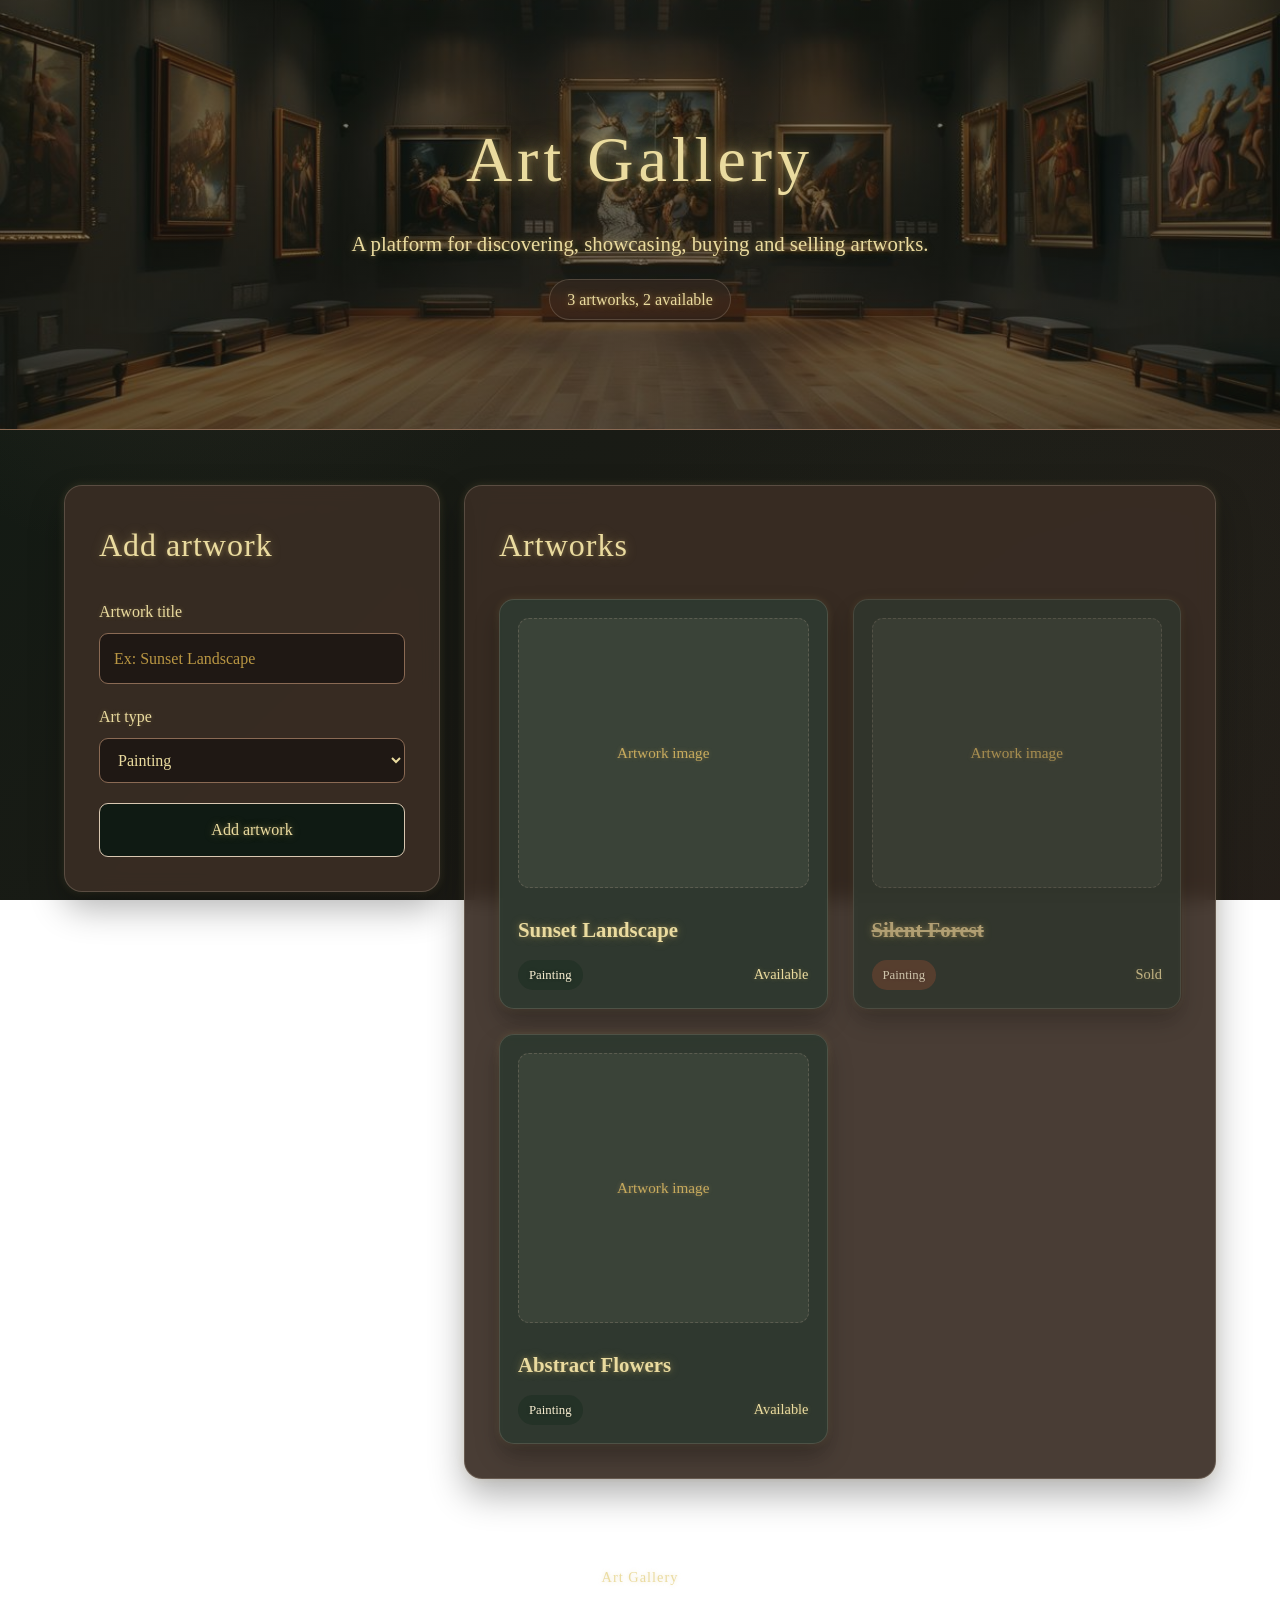
<file: mockup/index.html>
<!DOCTYPE html>
<html lang="en">

<head>
    <meta charset="UTF-8" />
    <meta name="viewport" content="width=device-width, initial-scale=1" />
    <title>Art Gallery</title>
    <link rel="stylesheet" href="style.css" />
</head>

<body>

    <header class="app-header">

        <div class="header-content">

            <h1>Art Gallery</h1>

            <p class="subtitle">
                A platform for discovering, showcasing, buying and selling artworks.
            </p>

            <p class="app-count">
                3 artworks, 2 available
            </p>

        </div>

    </header>


    <main class="container">

        <!-- ARTWORKS -->
        <section class="panel artworks-panel">

            <h2>Artworks</h2>

            <!-- When the list is empty:
            <p class="empty">No artworks available.</p>
            -->

            <ul class="item-list">

                <!-- Artwork 1 -->
                <li class="item-card">

                    <div class="artwork-image">
                        Artwork image
                    </div>

                    <div class="artwork-info">

                        <h3>Sunset Landscape</h3>

                        <div class="artwork-details">

                            <span class="badge badge-painting">
                                Painting
                            </span>

                            <span class="status">
                                Available
                            </span>

                        </div>

                    </div>

                </li>


                <!-- Artwork 2 -->
                <li class="item-card done">

                    <div class="artwork-image">
                        Artwork image
                    </div>

                    <div class="artwork-info">

                        <h3>Silent Forest</h3>

                        <div class="artwork-details">

                            <span class="badge badge-digital">
                                Painting
                            </span>

                            <span class="status">
                                Sold
                            </span>

                        </div>

                    </div>

                </li>


                <!-- Artwork 3 -->
                <li class="item-card">

                    <div class="artwork-image">
                        Artwork image
                    </div>

                    <div class="artwork-info">

                        <h3>Abstract Flowers</h3>

                        <div class="artwork-details">

                            <span class="badge badge-painting">
                                Painting
                            </span>

                            <span class="status">
                                Available
                            </span>

                        </div>

                    </div>

                </li>

            </ul>

        </section>


        <!-- ADD ARTWORK -->
        <section class="panel add-panel">

            <h2>Add artwork</h2>

            <form class="item-form">

                <label>
                    Artwork title

                    <input
                        type="text"
                        name="title"
                        placeholder="Ex: Sunset Landscape"
                    />
                </label>


                <label>
                    Art type

                    <select name="art-type">

                        <option value="Painting">
                            Painting
                        </option>

                        <option value="Illustration">
                            Illustration
                        </option>

                        <option value="Digital Art">
                            Digital Art
                        </option>

                    </select>

                </label>


                <button type="submit">
                    Add artwork
                </button>

            </form>

        </section>

    </main>


    <footer class="app-footer">
        Art Gallery
    </footer>
    <script src="artworks.js"></script>
</body>

</html>
</file>
<file: mockup/style.css>
/* Setari generale */
* {
    box-sizing: border-box;
}

/* Culorile site-ului */
:root {
    --dark-green: #0f1a13;
    --dark-green-soft: #1d2a21;
    --olive-brown: #2f3b31;

    --brown-dark: #3a2d24;
    --brown-medium: #6f503d;
    --brown-soft: #8a6a54;

    --beige-light: #f1e7d8;
    --beige-soft: #d9c7b1;
    --beige-muted: #bba892;

    --gold: #d4b96f;
    --gold-light: #eadb9f;
    --gold-soft: #c8ab5d;
    --gold-muted: #b99643;

    --bg: #0f1a13;
    --bg-secondary: #241c17;

    --panel-bg: rgba(58, 45, 36, 0.92);
    --item-bg: rgba(46, 59, 50, 0.86);
    --item-hover-bg: rgba(65, 80, 68, 0.90);
    --card: #241d18;
    --image-bg: rgba(241, 231, 216, 0.06);
    --input-bg: rgba(30, 24, 20, 0.95);
    --count-bg: rgba(58, 45, 36, 0.42);

    --text: #eadb9f;
    --muted: #d4c08b;
    --header-text: #f4e7b5;

    --accent: #d4b96f;
    --accent-dark: #8a6a54;
    --accent-soft: #eadb9f;

    --border: #8a6a54;
    --border-soft: rgba(217, 199, 177, 0.22);
    --item-border: rgba(217, 199, 177, 0.18);
    --image-border-soft: rgba(217, 199, 177, 0.20);

    --painting: #243227;
    --illustration: #8a6a54;
    --digital: #5f4332;

    --button-text: #f4e7b5;
    --badge-text: #f7edd0;

    --shadow: rgba(0, 0, 0, 0.30);
    --shadow-strong: rgba(0, 0, 0, 0.48);
    --badge-shadow: rgba(0, 0, 0, 0.18);

    --glow: rgba(212, 185, 111, 0.16);
    --glow-strong: rgba(212, 185, 111, 0.30);
    --text-glow: rgba(212, 185, 111, 0.35);
    --text-glow-strong: rgba(212, 185, 111, 0.55);

    --header-overlay: rgba(15, 26, 19, 0.52);

    --page-glow-left: rgba(138, 106, 84, 0.14);
    --page-glow-right: rgba(36, 50, 39, 0.22);
    --transparent: transparent;

    --page-background:
        radial-gradient(
            circle at 15% 20%,
            var(--page-glow-left),
            var(--transparent) 30%
        ),
        radial-gradient(
            circle at 85% 75%,
            var(--page-glow-right),
            var(--transparent) 40%
        ),
        linear-gradient(
            135deg,
            var(--bg),
            var(--bg-secondary)
        );
}

/* Pagina */
body {
    margin: 0;
    min-height: 100vh;

    font-family: Georgia, "Times New Roman", serif;

    background: var(--page-background);
    background-attachment: fixed;

    color: var(--text);
    line-height: 1.6;
}

/* Header */
.app-header {
    min-height: 430px;

    display: flex;
    justify-content: center;
    align-items: center;

    padding: 50px 20px;
    text-align: center;
    color: var(--header-text);

    background-image:
        linear-gradient(
            var(--header-overlay),
            var(--header-overlay)
        ),
        url("background.jpg");

    background-position: center;
    background-size: cover;
    background-repeat: no-repeat;

    border-bottom: 1px solid var(--border);
}

/* Continutul din header */
.header-content {
    max-width: 850px;
    padding: 30px;
}

/* Titlul principal */
.app-header h1 {
    margin: 0 0 16px;

    font-size: 4rem;
    font-weight: 500;
    letter-spacing: 5px;

    color: var(--gold-light);

    text-shadow:
        0 0 6px var(--text-glow),
        0 0 14px var(--text-glow),
        0 0 28px var(--text-glow-strong);
}

/* Subtitlul */
.app-header .subtitle {
    max-width: 750px;
    margin: 0 auto 18px;

    font-size: 1.3rem;
    color: var(--gold-light);

    text-shadow:
        0 0 4px var(--text-glow),
        0 0 10px var(--text-glow);
}

/* Numarul de artworks */
.app-count {
    display: inline-block;

    margin: 0;
    padding: 7px 17px;

    border: 1px solid var(--border-soft);
    border-radius: 999px;

    color: var(--gold-light);
    background: var(--count-bg);

    text-shadow:
        0 0 4px var(--text-glow),
        0 0 8px var(--text-glow);

    backdrop-filter: blur(5px);
    -webkit-backdrop-filter: blur(5px);
}

/* Main layout */
.container {
    max-width: 1200px;
    margin: 55px auto;
    padding: 0 24px;

    display: grid;
    grid-template-columns: minmax(0, 1fr) minmax(0, 2fr);
    gap: 24px;

    align-items: start;
}

/* Panouri */
.panel {
    width: 100%;
    min-width: 0;
    padding: 34px;

    background: var(--panel-bg);

    border: 1px solid var(--border-soft);
    border-radius: 18px;

    backdrop-filter: blur(10px);
    -webkit-backdrop-filter: blur(10px);

    box-shadow:
        0 16px 35px var(--shadow),
        0 0 10px var(--glow);
}

/* Titlurile sectiunilor */
.panel h2 {
    margin: 0 0 28px;

    font-size: 2rem;
    font-weight: 500;
    letter-spacing: 1px;

    color: var(--gold-light);

    text-shadow:
        0 0 4px var(--text-glow),
        0 0 12px var(--text-glow);
}

/* Artworks panel */
.artworks-panel {
    width: 100%;
    min-width: 0;

    grid-column: 2;
    grid-row: 1;
}

/* Lista de artworks */
.item-list {
    list-style: none;

    margin: 0;
    padding: 0;

    display: grid;
    grid-template-columns: repeat(2, minmax(0, 1fr));
    gap: 25px;
}

/* Card artwork */
.item-card {
    display: flex;
    flex-direction: column;

    min-width: 0;
    min-height: 410px;
    padding: 18px;

    border: 1px solid var(--item-border);
    border-radius: 15px;

    background: var(--item-bg);

    backdrop-filter: blur(5px);
    -webkit-backdrop-filter: blur(5px);

    box-shadow:
        0 12px 24px var(--shadow),
        0 0 8px var(--glow);

    transition:
        transform 0.25s ease,
        box-shadow 0.25s ease,
        background 0.25s ease,
        border-color 0.25s ease;
}

/* Locul pentru imagine */
.artwork-image {
    width: 100%;
    height: 270px;

    display: flex;
    justify-content: center;
    align-items: center;

    margin-bottom: 19px;

    border: 1px dashed var(--image-border-soft);
    border-radius: 11px;

    background: var(--image-bg);
    color: var(--gold-soft);

    font-size: 0.95rem;

    text-shadow:
        0 0 4px var(--text-glow);
}

/* Imagine reala */
.artwork-image img {
    width: 100%;
    height: 100%;

    display: block;
    object-fit: contain;

    border-radius: 10px;
}

/* Informatiile despre artwork */
.artwork-info {
    margin-top: auto;
}

.artwork-info h3 {
    margin: 0 0 13px;

    font-size: 1.3rem;
    font-weight: 600;

    color: var(--gold-light);

    text-shadow:
        0 0 4px var(--text-glow),
        0 0 10px var(--text-glow);
}

/* Badge si status */
.artwork-details {
    display: flex;
    justify-content: space-between;
    align-items: center;
    flex-wrap: wrap;

    gap: 10px;
}

/* Status */
.status {
    color: var(--gold-light);
    font-size: 0.9rem;

    text-shadow:
        0 0 4px var(--text-glow);
}

/* Badge-uri */
.badge {
    display: inline-block;

    padding: 5px 11px;
    border-radius: 999px;

    font-size: 0.8rem;
    color: var(--badge-text);

    text-shadow:
        0 0 4px var(--badge-shadow);
}

.badge-painting {
    background: var(--painting);
}

.badge-illustration {
    background: var(--illustration);
}

.badge-digital {
    background: var(--digital);
}

/* Artwork vandut */
.item-card.done {
    opacity: 0.78;
}

.item-card.done h3 {
    text-decoration: line-through;
    color: var(--muted);
}

/* Hover pe card */
.item-card:hover {
    transform: translateY(-7px);

    border-color: var(--beige-soft);
    background: var(--item-hover-bg);

    box-shadow:
        0 20px 36px var(--shadow-strong),
        0 0 14px var(--glow),
        0 0 24px var(--glow-strong);
}

/* Add artwork panel */
.add-panel {
    width: 100%;
    min-width: 0;

    grid-column: 1;
    grid-row: 1;
}

/* Formular */
.item-form {
    display: flex;
    flex-direction: column;
    gap: 20px;
}

/* Label */
.item-form label {
    display: flex;
    flex-direction: column;
    gap: 8px;

    font-weight: 500;
    color: var(--gold-light);

    text-shadow:
        0 0 4px var(--text-glow);
}

/* Input si select */
.item-form input,
.item-form select {
    width: 100%;
    min-width: 0;

    padding: 12px 14px;

    border: 1px solid var(--border);
    border-radius: 9px;

    background: var(--input-bg);
    color: var(--gold-light);

    font: inherit;

    transition:
        border-color 0.2s ease,
        box-shadow 0.2s ease;
}

.item-form input::placeholder {
    color: var(--gold-muted);
}

/* Focus pe input */
.item-form input:focus,
.item-form select:focus {
    border-color: var(--gold-light);

    box-shadow:
        0 0 8px var(--glow),
        0 0 14px var(--glow);
}

/* Buton */
.item-form button {
    padding: 13px 16px;

    border: 1px solid var(--beige-soft);
    border-radius: 9px;

    background: var(--dark-green);
    color: var(--gold-light);

    font: inherit;

    text-shadow:
        0 0 4px var(--text-glow),
        0 0 10px var(--text-glow);

    cursor: pointer;

    transition:
        background 0.2s ease,
        transform 0.2s ease,
        box-shadow 0.2s ease;
}

/* Hover buton */
.item-form button:hover {
    background: var(--dark-green-soft);
    transform: translateY(-2px);

    box-shadow:
        0 8px 18px var(--shadow),
        0 0 12px var(--glow);
}

/* Lista goala */
.empty {
    margin: 0;
    padding: 20px;

    text-align: center;

    border: 1px dashed var(--border);
    border-radius: 10px;

    color: var(--gold-light);

    text-shadow:
        0 0 4px var(--text-glow);
}

/* Footer */
.app-footer {
    padding: 32px 20px;

    text-align: center;

    color: var(--gold-light);

    font-size: 0.9rem;
    letter-spacing: 1px;

    text-shadow:
        0 0 4px var(--text-glow);
}

/* Focus cu Tab */
:focus-visible {
    outline: 2px solid var(--beige-soft);
    outline-offset: 3px;
}

/* Responsive design */
@media (max-width: 900px) {
    .item-list {
        grid-template-columns: 1fr;
    }
}

@media (max-width: 700px) {
    .container {
        margin: 30px auto;
        padding: 0 16px;

        grid-template-columns: 1fr;
    }

    .add-panel {
        grid-column: 1;
        grid-row: 1;
    }

    .artworks-panel {
        grid-column: 1;
        grid-row: 2;
    }

    .panel {
        padding: 24px;
    }

    .app-header {
        min-height: 340px;
    }

    .header-content {
        padding: 15px;
    }

    .app-header h1 {
        font-size: 2.7rem;
        letter-spacing: 3px;
    }

    .app-header .subtitle {
        font-size: 1.05rem;
    }

    .item-list {
        grid-template-columns: 1fr;
    }

    .artwork-image {
        height: 240px;
    }
}

/* Dark mode */
@media (prefers-color-scheme: dark) {
    :root {
        --bg: #0c1510;
        --bg-secondary: #1f1814;

        --panel-bg: rgba(52, 40, 32, 0.95);
        --item-bg: rgba(46, 59, 50, 0.88);
        --item-hover-bg: rgba(65, 80, 68, 0.90);
        --card: #241d18;
        --image-bg: rgba(241, 231, 216, 0.08);

        --text: #eadb9f;
        --muted: #d4c08b;
        --header-text: #f4e7b5;

        --accent: #d9c7b1;
        --accent-dark: #8a6a54;
        --accent-soft: #f1e7d8;

        --border: #8a6a54;
        --border-soft: rgba(217, 199, 177, 0.20);

        --painting: #243227;
        --illustration: #8a6a54;
        --digital: #5f4332;

        --button-text: #f4e7b5;
        --badge-text: #ffffff;

        --shadow: rgba(0, 0, 0, 0.38);
        --shadow-strong: rgba(0, 0, 0, 0.56);

        --glow: rgba(212, 185, 111, 0.12);
        --glow-strong: rgba(212, 185, 111, 0.22);

        --text-glow: rgba(212, 185, 111, 0.35);
        --text-glow-strong: rgba(212, 185, 111, 0.55);

        --header-overlay: rgba(12, 21, 16, 0.60);
    }
}
</file>
